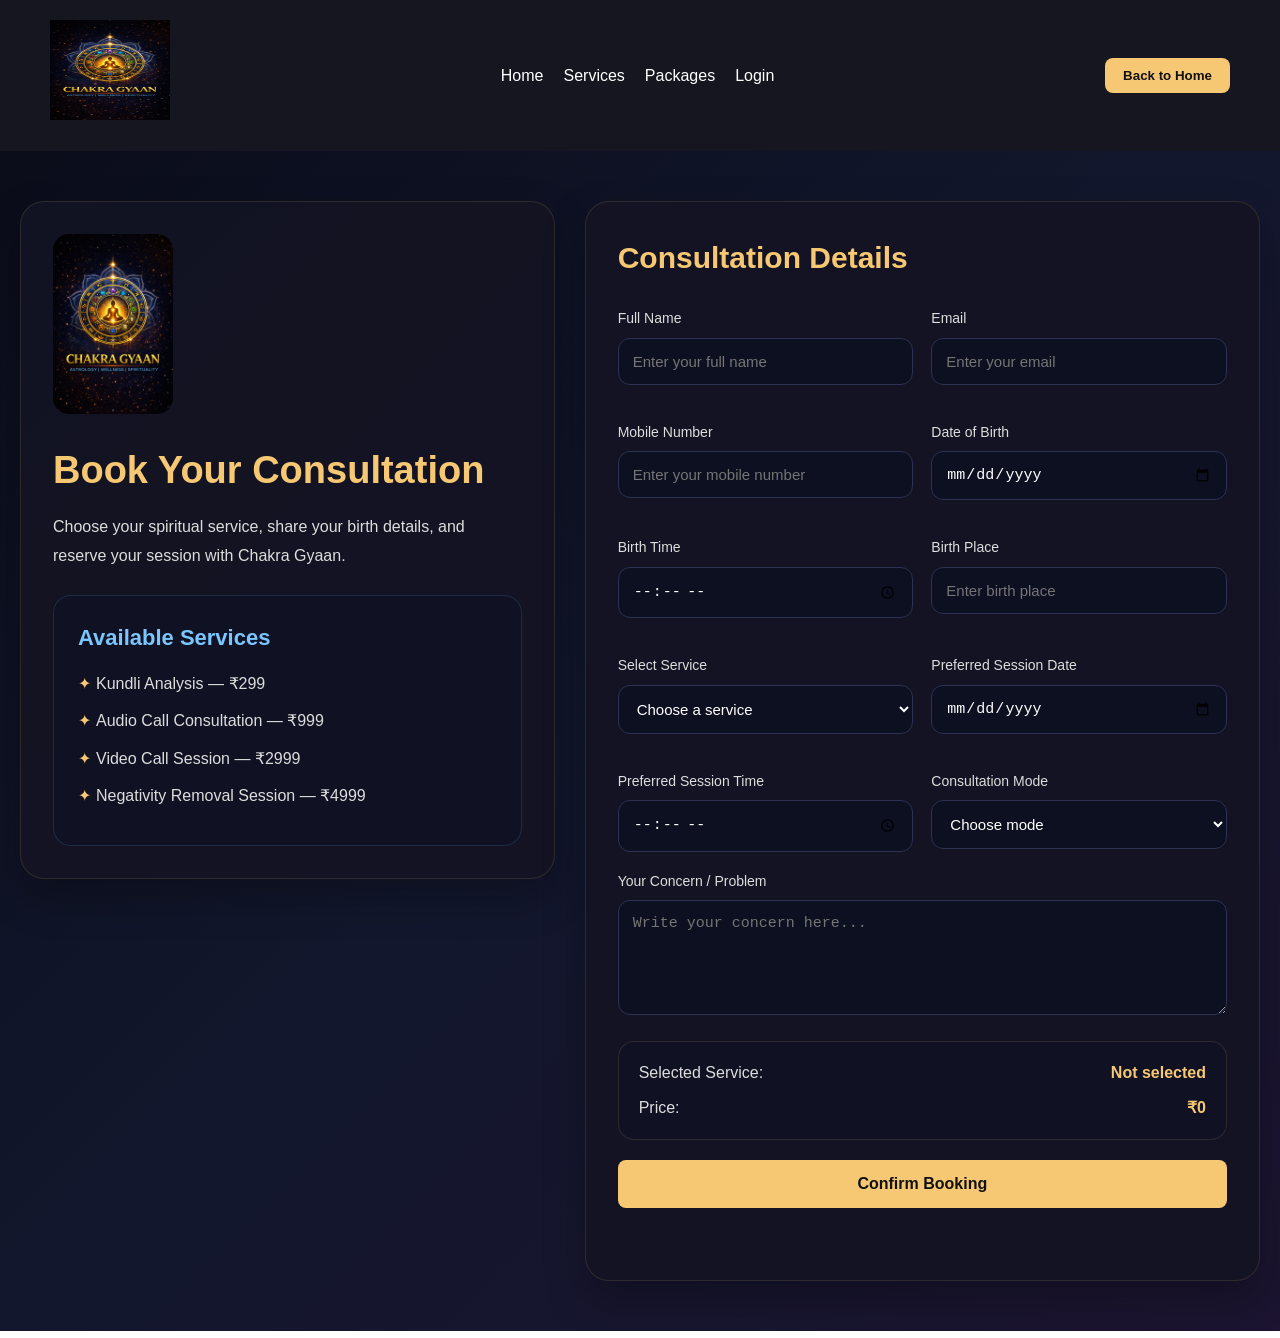
<file: booking.html>
<!DOCTYPE html>
<html lang="en">
<head>
  <meta charset="UTF-8" />
  <meta name="viewport" content="width=device-width, initial-scale=1.0" />
  <title>Book Consultation - Chakra Gyaan</title>
  <link rel="stylesheet" href="style.css" />
</head>
<body class="booking-body">

  <header class="navbar">
    <div class="logo">
      <img src="images/logo.png" alt="Chakra Gyaan Logo">
    </div>

    <nav>
      <ul class="nav-links">
        <li><a href="index.html">Home</a></li>
        <li><a href="index.html#services">Services</a></li>
        <li><a href="index.html#packages">Packages</a></li>
        <li><a href="login.html">Login</a></li>
      </ul>
    </nav>

    <button class="btn btn-small" onclick="window.location.href='index.html'">
      Back to Home
    </button>
  </header>

  <section class="booking-section">
    <div class="booking-wrapper">

      <div class="booking-left">
        <img src="images/logo.png" alt="Chakra Gyaan Logo" class="booking-logo" />
        <h1>Book Your Consultation</h1>
        <p>
          Choose your spiritual service, share your birth details, and reserve
          your session with Chakra Gyaan.
        </p>

        <div class="booking-info-card">
          <h3>Available Services</h3>
          <ul>
            <li>Kundli Analysis — ₹299</li>
            <li>Audio Call Consultation — ₹999</li>
            <li>Video Call Session — ₹2999</li>
            <li>Negativity Removal Session — ₹4999</li>
          </ul>
        </div>
      </div>

      <div class="booking-right">
        <form id="bookingForm" class="booking-form">
          <h2>Consultation Details</h2>

          <div class="booking-grid">
            <div class="input-group">
              <label>Full Name</label>
              <input type="text" id="fullName" placeholder="Enter your full name" required />
            </div>

            <div class="input-group">
              <label>Email</label>
              <input type="email" id="email" placeholder="Enter your email" required />
            </div>

            <div class="input-group">
              <label>Mobile Number</label>
              <input type="tel" id="mobile" placeholder="Enter your mobile number" required />
            </div>

            <div class="input-group">
              <label>Date of Birth</label>
              <input type="date" id="dob" required />
            </div>

            <div class="input-group">
              <label>Birth Time</label>
              <input type="time" id="birthTime" required />
            </div>

            <div class="input-group">
              <label>Birth Place</label>
              <input type="text" id="birthPlace" placeholder="Enter birth place" required />
            </div>

            <div class="input-group">
              <label>Select Service</label>
              <select id="serviceType" required>
                <option value="">Choose a service</option>
                <option value="Kundli Analysis">Kundli Analysis</option>
                <option value="Audio Call Consultation">Audio Call Consultation</option>
                <option value="Video Call Session">Video Call Session</option>
                <option value="Negativity Removal Session">Negativity Removal Session</option>
              </select>
            </div>

            <div class="input-group">
              <label>Preferred Session Date</label>
              <input type="date" id="sessionDate" required />
            </div>

            <div class="input-group">
              <label>Preferred Session Time</label>
              <input type="time" id="sessionTime" required />
            </div>

            <div class="input-group">
              <label>Consultation Mode</label>
              <select id="consultationMode" required>
                <option value="">Choose mode</option>
                <option value="Chat">Chat</option>
                <option value="Audio Call">Audio Call</option>
                <option value="Video Call">Video Call</option>
              </select>
            </div>
          </div>

          <div class="input-group">
            <label>Your Concern / Problem</label>
            <textarea
              id="concern"
              rows="5"
              placeholder="Write your concern here..."
              required
            ></textarea>
          </div>

          <div class="booking-summary">
            <div class="summary-row">
              <span>Selected Service:</span>
              <strong id="selectedServiceText">Not selected</strong>
            </div>
            <div class="summary-row">
              <span>Price:</span>
              <strong id="selectedPrice">₹0</strong>
            </div>
          </div>

          <button type="submit" class="btn booking-btn">Confirm Booking</button>

          <p id="bookingMessage" class="booking-message"></p>
        </form>
      </div>
    </div>
  </section>

  <script src="script.js"></script>
</body>
</html>
</file>
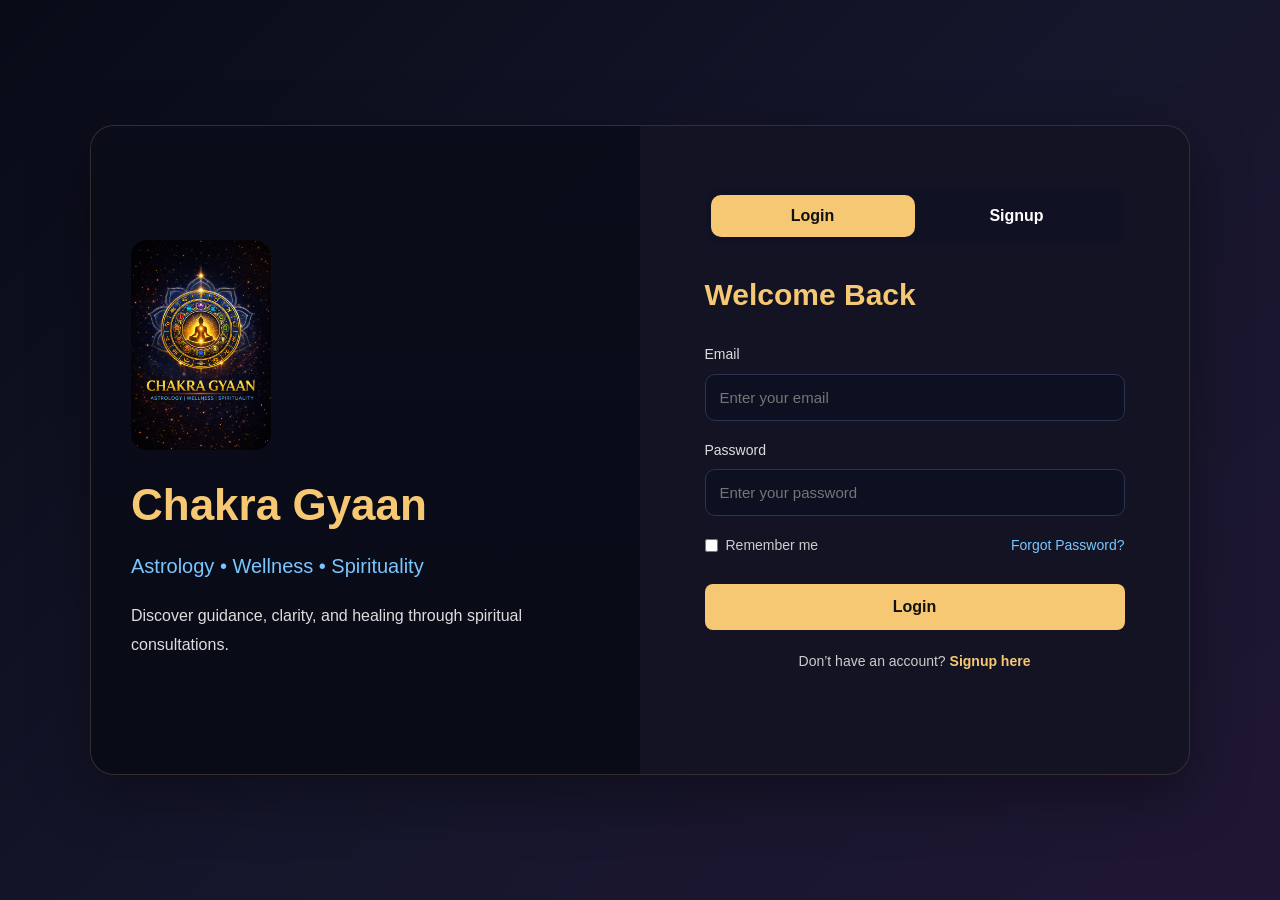
<file: login.html>
<!DOCTYPE html>
<html lang="en">
<head>
  <meta charset="UTF-8" />
  <meta name="viewport" content="width=device-width, initial-scale=1.0" />
  <title>Login / Signup - Chakra Gyaan</title>
  <link rel="stylesheet" href="style.css" />
</head>
<body class="auth-body">

  <div class="auth-container">
    <div class="auth-left">
      <img src="images/logo.png" alt="Chakra Gyaan Logo" class="auth-logo" />
      <h1>Chakra Gyaan</h1>
      <p>Astrology • Wellness • Spirituality</p>
      <span class="auth-tagline">
        Discover guidance, clarity, and healing through spiritual consultations.
      </span>
    </div>

    <div class="auth-right">
      <div class="form-box">
        <div class="form-toggle">
          <button class="toggle-btn active" id="loginTab">Login</button>
          <button class="toggle-btn" id="signupTab">Signup</button>
        </div>

        <form id="loginForm" class="auth-form active-form">
          <h2>Welcome Back</h2>

          <div class="input-group">
            <label>Email</label>
            <input type="email" id="loginEmail" placeholder="Enter your email" required />
          </div>

          <div class="input-group">
            <label>Password</label>
            <input type="password" id="loginPassword" placeholder="Enter your password" required />
          </div>

          <div class="auth-options">
            <label class="remember-me">
              <input type="checkbox" />
              Remember me
            </label>
            <a href="#" class="forgot-link">Forgot Password?</a>
          </div>

          <button type="submit" class="btn auth-btn">Login</button>
          <p class="form-switch-text">
            Don’t have an account?
            <span id="goSignup">Signup here</span>
          </p>
        </form>

        <form id="signupForm" class="auth-form">
          <h2>Create Account</h2>

          <div class="input-group">
            <label>Full Name</label>
            <input type="text" id="signupName" placeholder="Enter your full name" required />
          </div>

          <div class="input-group">
            <label>Email</label>
            <input type="email" id="signupEmail" placeholder="Enter your email" required />
          </div>

          <div class="input-group">
            <label>Mobile Number</label>
            <input type="tel" id="signupMobile" placeholder="Enter your mobile number" required />
          </div>

          <div class="input-group">
            <label>Password</label>
            <input type="password" id="signupPassword" placeholder="Create password" required />
          </div>

          <div class="input-group">
            <label>Confirm Password</label>
            <input type="password" id="signupConfirmPassword" placeholder="Confirm password" required />
          </div>

          <button type="submit" class="btn auth-btn">Signup</button>
          <p class="form-switch-text">
            Already have an account?
            <span id="goLogin">Login here</span>
          </p>
        </form>

        <p id="authMessage" class="auth-message"></p>
      </div>
    </div>
  </div>

  <script src="script.js"></script>
</body>
</html>
</file>
<file: style.css>
* {
    margin: 0;
    padding: 0;
    box-sizing: border-box;
  }
  
  body {
    font-family: Arial, sans-serif;
    background: #0f0f14;
    color: #ffffff;
    line-height: 1.6;
  }
  
  .navbar {
    display: flex;
    justify-content: space-between;
    align-items: center;
    padding: 20px 50px;
    background: #161621;
    position: sticky;
    top: 0;
    z-index: 1000;
  }
  
  .logo {
    font-size: 24px;
    font-weight: bold;
    color: #f7c873;
  }
  
  .nav-links {
    display: flex;
    list-style: none;
    gap: 20px;
  }
  
  .nav-links a {
    text-decoration: none;
    color: white;
    transition: 0.3s;
  }
  
  .nav-links a:hover {
    color: #f7c873;
  }
  
  .hero {
    position: relative;
    height: 100vh;
    background-image: url("images/herobgchakragyaan.png");
    background-size: cover;
    background-position: center;
  
    display: flex;
    align-items: center;
    justify-content: center;
    text-align: center;
  }
  .hero::before {
    content: "";
    position: absolute;
    top: 0;
    left: 0;
    width: 100%;
    height: 100%;
    background: rgba(0, 0, 0, 0.6); /* 👈 yaha adjust kar */
  }
  .hero-content {
    max-width: 700px;
    z-index: 2; 
  }
  
  .hero h1 {
    font-size: 48px;
    margin-bottom: 20px;
    color: #f7c873;
  }
  
  .hero p {
    font-size: 18px;
    margin-bottom: 30px;
    color: #ddd;
  }
  
  .hero-buttons {
    display: flex;
    justify-content: center;
    gap: 15px;
    flex-wrap: wrap;
  }
  
  .btn {
    background: #f7c873;
    color: #111;
    border: none;
    padding: 12px 24px;
    border-radius: 8px;
    cursor: pointer;
    font-weight: bold;
    transition: 0.3s;
  }
  
  .btn:hover {
    background: #ffdb93;
  }
  
  .btn-outline {
    background: transparent;
    color: #f7c873;
    border: 2px solid #f7c873;
  }
  
  .btn-outline:hover {
    background: #f7c873;
    color: #111;
  }
  
  .btn-small {
    padding: 10px 18px;
  }
  
  .services,
  .packages,
  .contact {
    padding: 70px 30px;
    text-align: center;
  }
  
  .services h2,
  .packages h2,
  .contact h2 {
    font-size: 36px;
    margin-bottom: 30px;
    color: #f7c873;
  }
  
  .card-container {
    display: flex;
    gap: 25px;
    justify-content: center;
    flex-wrap: wrap;
  }
  
  .card,
  .pricing-card {
    background: #1b1b2a;
    padding: 25px;
    border-radius: 14px;
    width: 280px;
    box-shadow: 0 8px 20px rgba(0, 0, 0, 0.25);
    transition: transform 0.3s;
  }
  
  .card:hover,
  .pricing-card:hover {
    transform: translateY(-6px);
  }
  
  .card h3,
  .pricing-card h3 {
    margin-bottom: 15px;
    color: #f7c873;
  }
  
  .price {
    font-size: 32px;
    font-weight: bold;
    margin: 15px 0;
  }
  
  .pricing-card ul {
    list-style: none;
    margin-bottom: 20px;
  }
  
  .pricing-card ul li {
    margin: 8px 0;
    color: #ddd;
  }
  
  .featured {
    border: 2px solid #f7c873;
  }
  
  .contact p {
    margin-bottom: 20px;
    color: #ddd;
  }
  .logo img{
    width:120px;
    height:100px;
  }
  .auth-body {
    min-height: 100vh;
    background: linear-gradient(135deg, #090b17, #15162b, #201634);
    display: flex;
    align-items: center;
    justify-content: center;
    padding: 30px 20px;
  }
  
  .auth-container {
    width: 100%;
    max-width: 1100px;
    min-height: 650px;
    display: grid;
    grid-template-columns: 1fr 1fr;
    background: rgba(20, 20, 35, 0.92);
    border: 1px solid rgba(247, 200, 115, 0.15);
    border-radius: 24px;
    overflow: hidden;
    box-shadow: 0 20px 60px rgba(0, 0, 0, 0.35);
  }
  
  .auth-left {
    padding: 50px 40px;
    background: linear-gradient(rgba(8, 10, 22, 0.75), rgba(8, 10, 22, 0.9));
    display: flex;
    flex-direction: column;
    justify-content: center;
    align-items: flex-start;
  }
  
  .auth-logo {
    width: 140px;
    margin-bottom: 20px;
    border-radius: 16px;
  }
  
  .auth-left h1 {
    font-size: 44px;
    color: #f7c873;
    margin-bottom: 10px;
  }
  
  .auth-left p {
    font-size: 20px;
    color: #7ac6ff;
    margin-bottom: 20px;
  }
  
  .auth-tagline {
    color: #ddd;
    font-size: 16px;
    max-width: 420px;
    line-height: 1.8;
  }
  
  .auth-right {
    padding: 40px 30px;
    display: flex;
    align-items: center;
    justify-content: center;
  }
  
  .form-box {
    width: 100%;
    max-width: 420px;
  }
  
  .form-toggle {
    display: flex;
    background: #101224;
    border-radius: 12px;
    padding: 6px;
    margin-bottom: 28px;
  }
  
  .toggle-btn {
    flex: 1;
    background: transparent;
    color: #fff;
    border: none;
    padding: 12px 16px;
    cursor: pointer;
    border-radius: 10px;
    font-size: 16px;
    font-weight: bold;
    transition: 0.3s;
  }
  
  .toggle-btn.active {
    background: #f7c873;
    color: #111;
  }
  
  .auth-form {
    display: none;
    animation: fadeIn 0.35s ease;
  }
  
  .auth-form.active-form {
    display: block;
  }
  
  .auth-form h2 {
    font-size: 30px;
    margin-bottom: 24px;
    color: #f7c873;
  }
  
  .input-group {
    margin-bottom: 18px;
  }
  
  .input-group label {
    display: block;
    margin-bottom: 8px;
    color: #ddd;
    font-size: 14px;
  }
  
  .input-group input {
    width: 100%;
    padding: 14px 14px;
    border-radius: 10px;
    border: 1px solid #2d3152;
    background: #0d1020;
    color: #fff;
    outline: none;
    font-size: 15px;
  }
  
  .input-group input:focus {
    border-color: #f7c873;
    box-shadow: 0 0 0 3px rgba(247, 200, 115, 0.12);
  }
  
  .auth-options {
    display: flex;
    justify-content: space-between;
    align-items: center;
    margin-bottom: 20px;
    gap: 10px;
    flex-wrap: wrap;
  }
  
  .remember-me {
    color: #ccc;
    font-size: 14px;
    display: flex;
    align-items: center;
    gap: 8px;
  }
  
  .forgot-link {
    color: #7ac6ff;
    text-decoration: none;
    font-size: 14px;
  }
  
  .auth-btn {
    width: 100%;
    padding: 14px;
    margin-top: 8px;
    font-size: 16px;
  }
  
  .form-switch-text {
    text-align: center;
    margin-top: 20px;
    color: #ccc;
    font-size: 14px;
  }
  
  .form-switch-text span {
    color: #f7c873;
    cursor: pointer;
    font-weight: bold;
  }
  
  .auth-message {
    margin-top: 18px;
    text-align: center;
    font-size: 14px;
    min-height: 20px;
    color: #7affae;
  }
  
  @keyframes fadeIn {
    from {
      opacity: 0;
      transform: translateY(8px);
    }
    to {
      opacity: 1;
      transform: translateY(0);
    }
  }
  
  @media (max-width: 900px) {
    .auth-container {
      grid-template-columns: 1fr;
    }
  
    .auth-left {
      align-items: center;
      text-align: center;
      padding: 40px 25px 20px;
    }
  
    .auth-tagline {
      max-width: 100%;
    }
  
    .auth-right {
      padding: 20px 20px 35px;
    }
  }
  .booking-body {
    min-height: 100vh;
    background: linear-gradient(135deg, #090b17, #12172d, #1c1430);
    color: #fff;
  }
  
  .booking-section {
    padding: 50px 20px;
  }
  
  .booking-wrapper {
    max-width: 1250px;
    margin: 0 auto;
    display: grid;
    grid-template-columns: 0.95fr 1.2fr;
    gap: 30px;
    align-items: start;
  }
  
  .booking-left,
  .booking-right {
    background: rgba(20, 20, 35, 0.92);
    border: 1px solid rgba(247, 200, 115, 0.12);
    border-radius: 24px;
    padding: 32px;
    box-shadow: 0 18px 40px rgba(0, 0, 0, 0.28);
  }
  
  .booking-logo {
    width: 120px;
    border-radius: 16px;
    margin-bottom: 18px;
  }
  
  .booking-left h1 {
    font-size: 38px;
    color: #f7c873;
    margin-bottom: 12px;
  }
  
  .booking-left p {
    color: #ddd;
    font-size: 16px;
    line-height: 1.8;
    margin-bottom: 25px;
  }
  
  .booking-info-card {
    background: #101224;
    border-radius: 18px;
    padding: 24px;
    border: 1px solid rgba(122, 198, 255, 0.14);
  }
  
  .booking-info-card h3 {
    color: #7ac6ff;
    margin-bottom: 15px;
    font-size: 22px;
  }
  
  .booking-info-card ul {
    list-style: none;
    padding: 0;
    margin: 0;
  }
  
  .booking-info-card li {
    color: #ddd;
    margin-bottom: 12px;
    padding-left: 18px;
    position: relative;
  }
  
  .booking-info-card li::before {
    content: "✦";
    position: absolute;
    left: 0;
    color: #f7c873;
  }
  
  .booking-form h2 {
    color: #f7c873;
    font-size: 30px;
    margin-bottom: 25px;
  }
  
  .booking-grid {
    display: grid;
    grid-template-columns: 1fr 1fr;
    gap: 18px;
  }
  
  .booking-form .input-group {
    margin-bottom: 18px;
  }
  
  .booking-form label {
    display: block;
    margin-bottom: 8px;
    color: #ddd;
    font-size: 14px;
  }
  
  .booking-form input,
  .booking-form select,
  .booking-form textarea {
    width: 100%;
    padding: 14px 14px;
    border-radius: 12px;
    border: 1px solid #2d3152;
    background: #0d1020;
    color: #fff;
    outline: none;
    font-size: 15px;
    resize: vertical;
  }
  
  .booking-form input:focus,
  .booking-form select:focus,
  .booking-form textarea:focus {
    border-color: #f7c873;
    box-shadow: 0 0 0 3px rgba(247, 200, 115, 0.12);
  }
  
  .booking-summary {
    background: #101224;
    border: 1px solid rgba(247, 200, 115, 0.12);
    border-radius: 16px;
    padding: 18px 20px;
    margin: 12px 0 20px;
  }
  
  .summary-row {
    display: flex;
    justify-content: space-between;
    gap: 20px;
    margin-bottom: 10px;
    color: #ddd;
  }
  
  .summary-row:last-child {
    margin-bottom: 0;
  }
  
  .summary-row strong {
    color: #f7c873;
  }
  
  .booking-btn {
    width: 100%;
    padding: 15px;
    font-size: 16px;
  }
  
  .booking-message {
    margin-top: 18px;
    min-height: 22px;
    text-align: center;
    color: #7affae;
    font-size: 14px;
  }
  
  @media (max-width: 1000px) {
    .booking-wrapper {
      grid-template-columns: 1fr;
    }
  }
  
  @media (max-width: 700px) {
    .booking-grid {
      grid-template-columns: 1fr;
    }
  
    .booking-left h1 {
      font-size: 30px;
    }
  
    .booking-form h2 {
      font-size: 26px;
    }
  }
  .whatsapp-float {
    position: fixed;
    bottom: 20px;
    right: 20px;
    background: #25D366;
    color: white;
    font-size: 26px;
    width: 55px;
    height: 55px;
    border-radius: 50%;
    display: flex;
    align-items: center;
    justify-content: center;
    text-decoration: none;
    box-shadow: 0 4px 12px rgba(0,0,0,0.3);
    z-index: 999;
    transition: 0.3s;
  }
  
  .whatsapp-float:hover {
    transform: scale(1.1);
    background: #1ebe5d;
  }
  .whatsapp-float img {
    width: 28px;
    height: 28px;
  }
  .footer {
    text-align: center;
    padding: 20px;
    background: #161621;
    color: #bbb;
  }.kundli-section {
    min-height: 100vh;
    padding: 80px 20px;
    background:
      linear-gradient(rgba(15, 15, 20, 0.88), rgba(15, 15, 20, 0.92)),
      url("images/herobgchakragyaan.png");
    background-size: cover;
    background-position: center;
    display: flex;
    align-items: center;
    justify-content: center;
  }
  
  .kundli-container {
    width: 100%;
    max-width: 1100px;
    text-align: center;
  }
  
  .kundli-container h1 {
    font-size: 42px;
    color: #f7c873;
    margin-bottom: 12px;
  }
  
  .kundli-container p {
    color: #ddd;
    font-size: 17px;
    margin-bottom: 40px;
  }
  
  .kundli-card {
    background: #1b1b2a;
    border: 1px solid rgba(247, 200, 115, 0.15);
    border-radius: 18px;
    padding: 40px;
    max-width: 850px;
    margin: 0 auto;
    box-shadow: 0 12px 30px rgba(0, 0, 0, 0.28);
  }
  
  .kundli-grid {
    display: grid;
    grid-template-columns: 1fr 1fr;
    gap: 22px;
  }
  
  .input-box {
    position: relative;
    text-align: left;
  }
  
  .input-box label {
    display: block;
    margin-bottom: 8px;
    color: #ddd;
    font-size: 14px;
    font-weight: 500;
  }
  
  .input-box input,
  .input-box select,
  .input-box textarea {
    width: 100%;
    padding: 14px 14px;
    border-radius: 12px;
    border: 1px solid #2d3152;
    background: #0d1020;
    color: #fff;
    outline: none;
    font-size: 15px;
  }
  
  .input-box input:focus,
  .input-box select:focus,
  .input-box textarea:focus {
    border-color: #f7c873;
    box-shadow: 0 0 0 3px rgba(247, 200, 115, 0.12);
  }
  
  .kundli-btn {
    margin-top: 28px;
    background: #f7c873;
    color: #111;
    border: none;
    padding: 14px 30px;
    border-radius: 10px;
    cursor: pointer;
    font-weight: bold;
    font-size: 15px;
    transition: 0.3s;
  }
  
  .kundli-btn:hover {
    background: #ffdb93;
    transform: translateY(-2px);
  }
  
  @media (max-width: 768px) {
    .kundli-grid {
      grid-template-columns: 1fr;
    }
  
    .kundli-card {
      padding: 25px;
    }
  
    .kundli-container h1 {
      font-size: 32px;
    }
  }
  
  /* Floating input style */
  .input-box {
    position: relative;
  }
  
  .input-box input {
    width: 100%;
    padding: 16px;
    border-radius: 12px;
    border: 1px solid #2a2f55;
    background: transparent;
    color: white;
    font-size: 14px;
    outline: none;
  }
  
  .input-box {
    text-align: left;
  }
  
  .input-box label {
    display: block;
    margin-bottom: 8px;
    color: #ddd;
    font-size: 14px;
    font-weight: 500;
    position: static;
    transform: none;
  }
  
  .input-box input {
    width: 100%;
    padding: 14px 14px;
    border-radius: 12px;
    border: 1px solid #2d3152;
    background: #0d1020;
    color: #fff;
    outline: none;
    font-size: 15px;
  }
  
  .input-box input:focus {
    border-color: #f7c873;
    box-shadow: 0 0 10px rgba(247, 200, 115, 0.3);
  }
  
  /* Button */
  .kundli-btn {
    margin-top: 30px;
    padding: 14px 30px;
    background: linear-gradient(45deg, #f7c873, #ffdb93);
    border: none;
    border-radius: 10px;
    font-weight: bold;
    cursor: pointer;
    transition: 0.3s;
  }
  
  .kundli-btn:hover {
    transform: scale(1.05);
    box-shadow: 0 0 15px rgba(247, 200, 115, 0.6);
  }
  
  /* Mobile */
  @media (max-width: 700px) {
    .kundli-grid {
      grid-template-columns: 1fr;
    }
  }
  .card-link {
    text-decoration: none;
    color: inherit;
  }
  .card-link:hover .card {
    transform: translateY(-8px) scale(1.02);
    cursor: pointer;
  }
  
  .kundli-result {
    margin-top: 35px;
    background: #1b1b2a;
    border: 1px solid rgba(247, 200, 115, 0.15);
    border-radius: 18px;
    padding: 30px;
    text-align: left;
    box-shadow: 0 12px 30px rgba(0, 0, 0, 0.28);
  }
  
  .kundli-result h2 {
    text-align: center;
    color: #f7c873;
    margin-bottom: 24px;
    font-size: 30px;
  }
  
  .kundli-result-grid {
    display: grid;
    grid-template-columns: repeat(3, 1fr);
    gap: 18px;
    margin-bottom: 24px;
  }
  
  .result-card {
    background: #101224;
    border: 1px solid #2d3152;
    border-radius: 14px;
    padding: 18px;
    color: #ddd;
    text-align: center;
  }
  
  .result-card strong {
    color: #f7c873;
  }
  
  .result-detail-card {
    background: #101224;
    border: 1px solid #2d3152;
    border-radius: 14px;
    padding: 18px;
    margin-bottom: 16px;
  }
  
  .result-detail-card h3 {
    color: #f7c873;
    margin-bottom: 8px;
  }
  
  .result-detail-card p {
    color: #ddd;
    margin: 0;
  }
  
  @media (max-width: 768px) {
    .kundli-result-grid {
      grid-template-columns: 1fr;
    }
  }
  html {
    scroll-behavior: smooth;
  }
</file>
